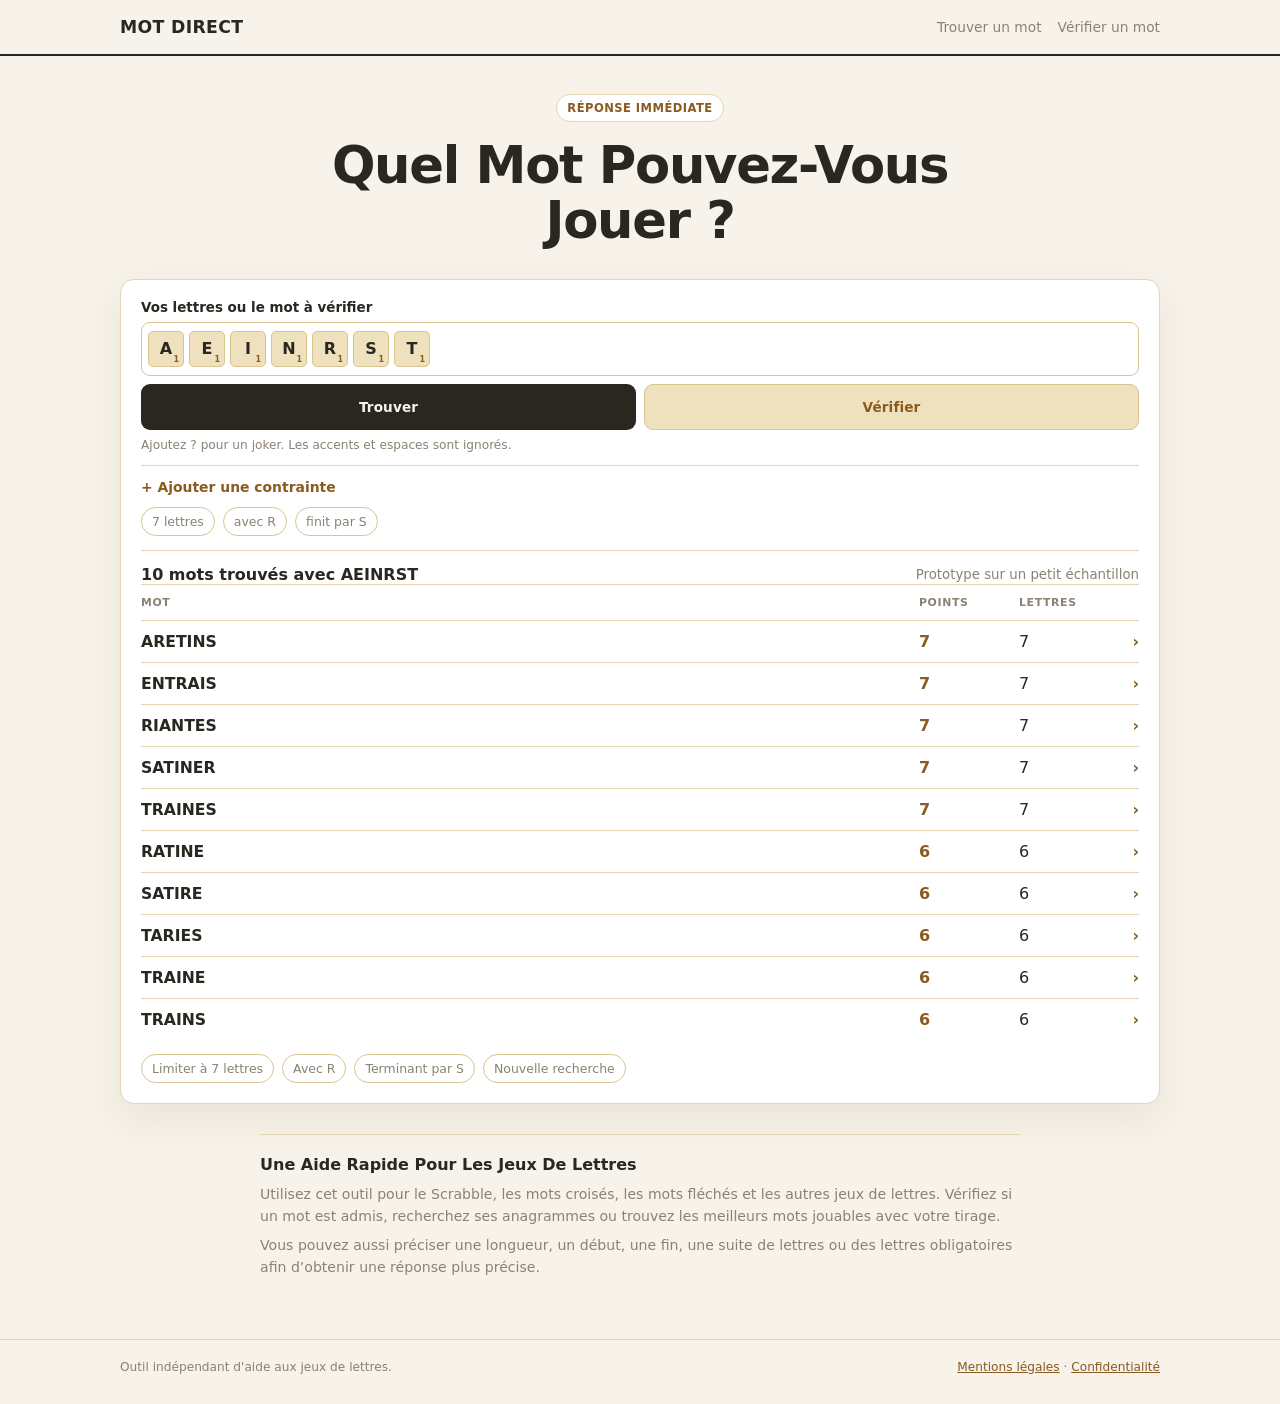
<file: prototype/index.html>
<!doctype html>
<html lang="fr">
<head>
<meta charset="utf-8">
<meta name="viewport" content="width=device-width,initial-scale=1">
<title>Quel Mot Jouer ? Solveur Et Vérificateur Scrabble</title>
<meta name="description" content="Entrez vos lettres ou vos contraintes et obtenez directement les mots jouables, leur score et leur validité au Scrabble.">
<style>
:root{
  --ink:#2a2620;--muted:#8a8272;--line:#e4d6ae;--paper:#fff;
  --page:#f7f3ea;--tile:#efe1bd;--tile-line:#d9c48f;--accent:#8a5a1f;
  --max:1040px;
}
*{box-sizing:border-box}
html{font-family:system-ui,-apple-system,BlinkMacSystemFont,"Segoe UI",sans-serif;background:var(--page);color:var(--ink)}
body{margin:0}
a{color:var(--accent)}
a:hover{color:var(--ink)}
button,input,select{font:inherit}
button{cursor:pointer}
.site{width:min(var(--max),calc(100% - 28px));margin:auto}
.header{padding:17px 0;border-bottom:2px solid var(--ink)}
.header-row{display:flex;align-items:center;justify-content:space-between;gap:18px}
.logo{font-weight:800;letter-spacing:.02em;text-decoration:none;font-size:1.08rem;color:var(--ink)}
.nav{display:flex;align-items:center;gap:16px;font-size:.86rem;color:var(--muted)}
.nav a{text-decoration:none;color:var(--muted)}
.main{padding:38px 0 58px}
.hero{text-align:center}
.eyebrow{display:inline-flex;align-items:center;gap:8px;border:1px solid var(--line);background:#fff;border-radius:999px;padding:6px 10px;font-size:.72rem;font-weight:700;color:var(--accent);letter-spacing:.04em;text-transform:uppercase}
h1{font-size:clamp(1.95rem,6vw,3.2rem);line-height:1.08;letter-spacing:-.025em;margin:16px auto 0;max-width:720px;font-weight:600}
.lead{max-width:610px;margin:15px auto 0;color:var(--muted);font-size:1rem;line-height:1.55}
.context-copy{max-width:760px;margin:30px auto 0;padding:20px 0 2px;border-top:1px solid var(--line);text-align:left}
.context-copy h2{margin:0 0 9px;font-size:1rem;font-weight:700;color:var(--ink)}
.context-copy p{margin:0;color:var(--muted);font-size:.88rem;line-height:1.58}
.context-copy p+p{margin-top:7px}
.search-card{margin:30px auto 0;text-align:left;background:var(--paper);border:1px solid var(--line);border-radius:14px;padding:20px;box-shadow:0 16px 45px rgba(60,45,10,.08)}
.label{display:block;font-weight:700;font-size:.84rem;margin-bottom:7px}
.rack-wrap{position:relative;min-height:54px;border:1px solid var(--tile-line);border-radius:9px;background:#fff;padding:6px;cursor:text}
.rack-wrap:focus-within{border-color:var(--accent);box-shadow:0 0 0 3px rgba(138,90,31,.15)}
.tiles{display:flex;gap:5px;flex-wrap:wrap;min-height:40px;align-items:center}
.tile{width:36px;height:36px;background:var(--tile);border:1px solid var(--tile-line);border-radius:5px;display:flex;align-items:center;justify-content:center;font-weight:700;font-size:1rem;color:var(--ink);position:relative;flex:none}
.tile small{position:absolute;bottom:2px;right:4px;font-size:.5rem;color:var(--accent);font-weight:700}
.tiles-empty{color:#a68f57;font-size:.92rem;padding:0 6px}
.rack{position:absolute;inset:0;width:100%;height:100%;opacity:0;border:0;padding:0;margin:0;cursor:text}
.btn-row{display:grid;grid-template-columns:1fr 1fr;gap:8px;margin-top:8px}
.btn{min-height:46px;border:0;border-radius:9px;padding:0 19px;font-weight:700;font-size:.85rem;letter-spacing:.01em}
.btn-primary{background:var(--ink);color:var(--page)}
.btn-primary:hover{background:#443d31}
.btn-soft{background:var(--tile);color:var(--accent);border:1px solid var(--tile-line)}
.btn-soft:hover{background:#e6d5a4}
.help{font-size:.76rem;color:var(--muted);margin:8px 0 0}
.advanced{margin-top:13px;border-top:1px solid var(--line);padding-top:13px}
.advanced summary{list-style:none;cursor:pointer;font-weight:700;color:var(--accent);font-size:.87rem}
.advanced summary::-webkit-details-marker{display:none}
.filters{display:grid;grid-template-columns:repeat(4,1fr);gap:12px;margin-top:15px}
.filter-wide{grid-column:span 2}
.field,.select{width:100%;min-height:42px;border:1px solid var(--line);border-radius:8px;padding:0 12px;background:#fff;color:var(--ink);outline:none}
.field:focus,.select:focus{border-color:var(--accent);box-shadow:0 0 0 3px rgba(138,90,31,.12)}
.examples{margin-top:12px;display:flex;flex-wrap:wrap;gap:8px}
.chip{border:1px solid var(--tile-line);background:#fff;border-radius:999px;padding:6px 10px;text-decoration:none;color:var(--muted);font-size:.78rem}
.answerbar strong{font-weight:600}
.answerbar{margin-top:14px;border-top:1px solid var(--line);padding-top:14px;display:flex;align-items:center;justify-content:space-between;gap:16px}
.answerbar small{color:var(--muted)}
.results{margin-top:0;border-top:1px solid var(--line)}
.result-head,.result-row{display:grid;grid-template-columns:minmax(0,1fr) 90px 80px 30px;gap:10px;align-items:center;padding:11px 0}
.result-head{color:var(--muted);text-transform:uppercase;letter-spacing:.06em;font-size:.68rem;font-weight:700}
.result-row{border-top:1px solid var(--line)}
.result-word{font-weight:700;text-decoration:none;font-size:.98rem;color:var(--ink)}
.points{font-weight:700;color:var(--accent)}
.arrow{text-decoration:none;color:var(--accent);font-weight:700;text-align:right}
.context{display:flex;gap:8px;flex-wrap:wrap;margin-top:14px}
.context a{font-size:.78rem;text-decoration:none;border:1px solid var(--tile-line);background:#fff;padding:6px 10px;border-radius:999px;color:var(--muted)}
.footer{border-top:1px solid var(--line);padding:20px 0 30px;color:var(--muted);font-size:.76rem}
.footer-row{display:flex;align-items:center;justify-content:space-between;gap:16px;flex-wrap:wrap}

.suggest-box{position:absolute;left:0;right:0;top:calc(100% + 7px);z-index:30;background:#fff;border:1px solid var(--tile-line);border-radius:10px;box-shadow:0 14px 34px rgba(60,45,10,.13);overflow:hidden;display:none}
.suggest-box.open{display:block}
.suggest-list{list-style:none;margin:0;padding:5px}
.suggest-item{display:flex;align-items:center;justify-content:space-between;gap:12px;width:100%;border:0;background:#fff;padding:9px 10px;border-radius:7px;text-align:left;color:var(--ink)}
.suggest-item:hover,.suggest-item.active{background:var(--page)}
.suggest-word{font-size:.9rem;font-weight:700}
.suggest-status{font-size:.65rem;font-weight:700;border-radius:999px;padding:4px 7px;white-space:nowrap}
.suggest-status.valid{background:#2a2620;color:#f7f3ea}
.suggest-status.invalid{background:var(--tile);color:var(--accent);border:1px solid var(--tile-line)}
.suggest-empty{padding:11px 12px;color:var(--muted);font-size:.8rem}
.suggest-hint{padding:7px 11px;border-top:1px solid var(--line);color:var(--muted);font-size:.68rem;background:#fcfbf8}

@media(max-width:760px){
  .main{padding-top:25px}.filters{grid-template-columns:1fr 1fr}.filter-wide{grid-column:span 2}
}
@media(max-width:520px){
  .nav{display:none}.filters{grid-template-columns:1fr}.filter-wide{grid-column:auto}
  .result-head,.result-row{grid-template-columns:minmax(0,1fr) 62px 58px 22px}
}
</style>
</head>
<body>
<header class="header">
  <div class="site header-row">
    <a class="logo" href="index.html">MOT DIRECT</a>
    <nav class="nav"><a href="#solver">Trouver un mot</a><a href="#solver">Vérifier un mot</a></nav>
  </div>
</header>

<main class="site main">
  <section class="hero">
    <span class="eyebrow">Réponse immédiate</span>
    <h1>Quel Mot Pouvez-Vous Jouer&nbsp;?</h1>

    <form class="search-card" id="solver">
      <label class="label" for="rack">Vos lettres ou le mot à vérifier</label>
      <div class="rack-wrap" id="rack-wrap" role="combobox" aria-haspopup="listbox" aria-expanded="false" aria-owns="suggestions">
        <div class="tiles" id="tiles"></div>
        <input class="rack" id="rack" value="AEINRST" maxlength="15" autocomplete="off" spellcheck="false" aria-autocomplete="list" aria-controls="suggestions" placeholder="Exemple AEINRST ou QI">
        <div class="suggest-box" id="suggest-box">
          <ul class="suggest-list" id="suggestions" role="listbox"></ul>
          <div class="suggest-hint">Flèches pour naviguer · Entrée pour ouvrir la fiche</div>
        </div>
      </div>
      <div class="btn-row">
        <button class="btn btn-primary" type="submit">Trouver</button>
        <button class="btn btn-soft" id="verify" type="button">Vérifier</button>
      </div>
      <p class="help">Ajoutez ? pour un joker. Les accents et espaces sont ignorés.</p>

      <details class="advanced">
        <summary>+ Ajouter une contrainte</summary>
        <div class="filters">
          <div><label class="label" for="length">Longueur</label><select class="select" id="length"><option value="">Toutes</option><option>2</option><option>3</option><option>4</option><option>5</option><option>6</option><option>7</option><option>8</option><option>9</option><option>10</option><option>11</option><option>12</option><option>13</option><option>14</option><option>15</option></select></div>
          <div><label class="label" for="starts">Commence par</label><input class="field" id="starts" maxlength="5" placeholder="CH"></div>
          <div><label class="label" for="ends">Termine par</label><input class="field" id="ends" maxlength="5" placeholder="TION"></div>
          <div><label class="label" for="sequence">Contient la suite</label><input class="field" id="sequence" maxlength="5" placeholder="CHE"></div>
          <div><label class="label" for="required">Lettres obligatoires</label><input class="field" id="required" maxlength="8" placeholder="AAR"></div>
          <div><label class="label" for="excluded">Sans les lettres</label><input class="field" id="excluded" maxlength="8" placeholder="XZ"></div>
          <div class="filter-wide"><label class="label" for="pattern">Cases connues</label><input class="field" id="pattern" maxlength="15" placeholder="C..E."><p class="help">Un point représente une case inconnue.</p></div>
        </div>
      </details>

      <div class="examples">
        <span class="chip">7 lettres</span>
        <span class="chip">avec R</span>
        <span class="chip">finit par S</span>
      </div>

      <div class="answerbar" aria-live="polite">
        <strong><span id="result-count">0</span> mots trouvés <span id="result-label"></span></strong>
        <small>Prototype sur un petit échantillon</small>
      </div>
      <div class="results">
        <div class="result-head"><span>Mot</span><span>Points</span><span>Lettres</span><span></span></div>
        <div id="results-list"></div>
      </div>
      <div class="context">
        <a href="#">Limiter à 7 lettres</a>
        <a href="#">Avec R</a>
        <a href="#">Terminant par S</a>
        <a href="#solver">Nouvelle recherche</a>
      </div>
    </form>
  </section>

  <section class="context-copy" aria-labelledby="context-title">
    <h2 id="context-title">Une Aide Rapide Pour Les Jeux De Lettres</h2>
    <p>Utilisez cet outil pour le Scrabble, les mots croisés, les mots fléchés et les autres jeux de lettres. Vérifiez si un mot est admis, recherchez ses anagrammes ou trouvez les meilleurs mots jouables avec votre tirage.</p>
    <p>Vous pouvez aussi préciser une longueur, un début, une fin, une suite de lettres ou des lettres obligatoires afin d’obtenir une réponse plus précise.</p>
  </section>

</main>

<footer class="footer">
  <div class="site footer-row">
    <span>Outil indépendant d'aide aux jeux de lettres.</span>
    <span><a href="#">Mentions légales</a> · <a href="#">Confidentialité</a></span>
  </div>
</footer>
<script>
const WORDS=["QI","KA","WU","EX","AXE","TAXE","TAXER","TAXES","TAXIE","TAXIS","TAXON","SATIRE","TRAINS","RATINE","TARIES","ENTRAIS","ARETINS","RIANTES","SATINER","TRAINE","TRAINES","CHEMIN","ECHELLE","MOUSTACHE","CHIEN","NICHE","RICHE","TACHE","CACHE","CARTE","CRIE","CIRE","CURE","CASE","CAPE","CODE","COTE","ROSE","RUSE","SURE","QUIZ","WAGON","ZINC"];
const POINTS={A:1,B:3,C:3,D:2,E:1,F:4,G:2,H:4,I:1,J:8,K:10,L:1,M:2,N:1,O:1,P:3,Q:8,R:1,S:1,T:1,U:1,V:4,W:10,X:10,Y:10,Z:10};
const $=id=>document.getElementById(id);
function renderTiles(){
  const v=$("rack").value.toUpperCase();
  const box=$("tiles");
  if(!v){box.innerHTML='<span class="tiles-empty">'+($("rack").placeholder)+'</span>';return}
  box.innerHTML=[...v].map(l=>{
    const isJoker=(l==="?"||l==="*");
    const pts=isJoker?0:(POINTS[l]||0);
    return `<span class="tile">${isJoker?"?":l}${isJoker?"":`<small>${pts}</small>`}</span>`;
  }).join("");
}
$("rack-wrap").addEventListener("click",()=>$("rack").focus());
document.getElementById("rack").addEventListener("input",renderTiles);
const norm=v=>(v||"").normalize("NFD").replace(/[\u0300-\u036f]/g,"").toUpperCase().replace(/[^A-Z?*.]/g,"");
const score=w=>[...w].reduce((s,l)=>s+(POINTS[l]||0),0);
function canBuild(word,rack){
  if(!rack)return true; const pool={}; let jokers=0;
  for(const l of rack){if(l==="?"||l==="*")jokers++;else pool[l]=(pool[l]||0)+1}
  for(const l of word){if(pool[l])pool[l]--;else if(jokers)jokers--;else return false}
  return true;
}
function hasRequired(word,letters){
  const need={}; for(const l of letters)need[l]=(need[l]||0)+1;
  return Object.entries(need).every(([l,n])=>[...word].filter(x=>x===l).length>=n);
}
function render(words,label){
  $("result-count").textContent=words.length;
  $("result-label").textContent=label;
  $("results-list").innerHTML=words.length?words.slice(0,30).map(w=>`
    <div class="result-row">
      <a class="result-word" href="${w==="QI"?"mot-qi.html":"/mot/"+w.toLowerCase()}">${w}</a>
      <span class="points">${score(w)}</span><span>${w.length}</span>
      <a class="arrow" href="${w==="QI"?"mot-qi.html":"/mot/"+w.toLowerCase()}">›</a>
    </div>`).join(""):'<div class="result-row"><span>Aucun mot dans l\u2019échantillon.</span></div>';
}
function search(){
  const rack=norm($("rack").value).replace(/\./g,"");
  const length=Number($("length").value)||0;
  const starts=norm($("starts").value).replace(/[?*.]/g,"");
  const ends=norm($("ends").value).replace(/[?*.]/g,"");
  const sequence=norm($("sequence").value).replace(/[?*.]/g,"");
  const required=norm($("required").value).replace(/[?*.]/g,"");
  const excluded=norm($("excluded").value).replace(/[?*.]/g,"");
  const raw=norm($("pattern").value).replace(/[?*]/g,".");
  const pattern=raw?new RegExp("^"+raw.replace(/\./g,"[A-Z]")+"$"):null;
  const words=WORDS.filter(w=>
    (!rack||canBuild(w,rack))&&(!length||w.length===length)&&(!starts||w.startsWith(starts))&&
    (!ends||w.endsWith(ends))&&(!sequence||w.includes(sequence))&&
    (!required||hasRequired(w,required))&&(!excluded||![...excluded].some(l=>w.includes(l)))&&
    (!pattern||pattern.test(w))
  ).sort((a,b)=>score(b)-score(a)||b.length-a.length||a.localeCompare(b));
  render(words,rack?`avec ${rack}`:"selon vos contraintes");
}
$("solver").addEventListener("submit",e=>{e.preventDefault();search()});
$("verify").addEventListener("click",()=>{
  const w=norm($("rack").value).replace(/[?*.]/g,"");
  if(w==="QI")location.href="mot-qi.html";
  else alert(w?`${w} n\u2019est pas présent dans le petit échantillon de démonstration.`:"Saisissez un mot.");
});

const DEMO_TERMS=[
  {word:"QI",status:"valid",label:"Admis ODS8 · ODS9",href:"mot-qi.html",popularity:100},
  {word:"QIN",status:"valid",label:"Admis ODS8 · ODS9",href:"/mot/qin",popularity:55},
  {word:"QIS",status:"valid",label:"Admis ODS8 · ODS9",href:"/mot/qis",popularity:50},
  {word:"QUEUE",status:"valid",label:"Admis ODS8 · ODS9",href:"/mot/queue",popularity:95},
  {word:"QUEULEULEU",status:"invalid",label:"Français · Non admis",href:"/mot/queuleuleu",popularity:90},
  {word:"POSER",status:"valid",label:"Admis ODS8 · ODS9",href:"mot-poser.html",popularity:100},
  {word:"POSE",status:"valid",label:"Admis ODS8 · ODS9",href:"/mot/pose",popularity:92},
  {word:"POSES",status:"valid",label:"Admis ODS8 · ODS9",href:"/mot/poses",popularity:89},
  {word:"POSEUR",status:"valid",label:"Admis ODS8 · ODS9",href:"/mot/poseur",popularity:70},
  {word:"POSTER",status:"valid",label:"Admis ODS8 · ODS9",href:"/mot/poster",popularity:75},
  {word:"PARMIS",status:"invalid",label:"Français · Non admis",href:"/mot/parmis",popularity:60}
];
const suggestBox=$("suggest-box");
const suggestList=$("suggestions");
const combobox=$("rack-wrap");
let activeSuggestion=-1;
let currentSuggestions=[];
let suggestTimer=null;

function closeSuggestions(){
  suggestBox.classList.remove("open");
  combobox.setAttribute("aria-expanded","false");
  activeSuggestion=-1;
  currentSuggestions=[];
  $("rack").removeAttribute("aria-activedescendant");
}
function openSuggestion(item){
  if(item)location.href=item.href;
}
function renderSuggestions(items,query){
  currentSuggestions=items;
  activeSuggestion=-1;
  if(!query || query.length<2){closeSuggestions();return}
  suggestList.innerHTML=items.length?items.map((item,index)=>`
    <li role="option" id="suggestion-${index}" aria-selected="false">
      <button class="suggest-item" type="button" data-index="${index}">
        <span class="suggest-word">${item.word}</span>
        <span class="suggest-status ${item.status}">${item.label}</span>
      </button>
    </li>`).join(""):`<li class="suggest-empty">Aucun mot proposé. Appuyez sur Vérifier pour rechercher ce terme.</li>`;
  suggestBox.classList.add("open");
  combobox.setAttribute("aria-expanded","true");
  suggestList.querySelectorAll(".suggest-item").forEach(button=>{
    button.addEventListener("mousedown",event=>{
      event.preventDefault();
      openSuggestion(currentSuggestions[Number(button.dataset.index)]);
    });
  });
}
function updateSuggestionActive(){
  suggestList.querySelectorAll(".suggest-item").forEach((button,index)=>{
    const active=index===activeSuggestion;
    button.classList.toggle("active",active);
    button.parentElement.setAttribute("aria-selected",String(active));
  });
  if(activeSuggestion>=0){
    $("rack").setAttribute("aria-activedescendant",`suggestion-${activeSuggestion}`);
  }else{
    $("rack").removeAttribute("aria-activedescendant");
  }
}
function requestSuggestions(){
  clearTimeout(suggestTimer);
  const query=norm($("rack").value).replace(/[?*.]/g,"");
  suggestTimer=setTimeout(()=>{
    if(query.length<2){closeSuggestions();return}
    // Production: remplacer ce filtre local par fetch(`/api/suggest?q=${encodeURIComponent(query)}`)
    const items=DEMO_TERMS
      .filter(item=>item.word.startsWith(query))
      .sort((a,b)=>(b.word===query)-(a.word===query)||b.popularity-a.popularity||a.word.localeCompare(b.word))
      .slice(0,8);
    renderSuggestions(items,query);
  },140);
}
$("rack").addEventListener("input",requestSuggestions);
$("rack").addEventListener("keydown",event=>{
  if(!suggestBox.classList.contains("open"))return;
  if(event.key==="ArrowDown"){
    event.preventDefault();
    activeSuggestion=Math.min(activeSuggestion+1,currentSuggestions.length-1);
    updateSuggestionActive();
  }else if(event.key==="ArrowUp"){
    event.preventDefault();
    activeSuggestion=Math.max(activeSuggestion-1,0);
    updateSuggestionActive();
  }else if(event.key==="Enter" && activeSuggestion>=0){
    event.preventDefault();
    openSuggestion(currentSuggestions[activeSuggestion]);
  }else if(event.key==="Escape"){
    closeSuggestions();
  }
});
document.addEventListener("click",event=>{
  if(!combobox.contains(event.target))closeSuggestions();
});

renderTiles();
search();
</script>
</body>
</html>
</file>
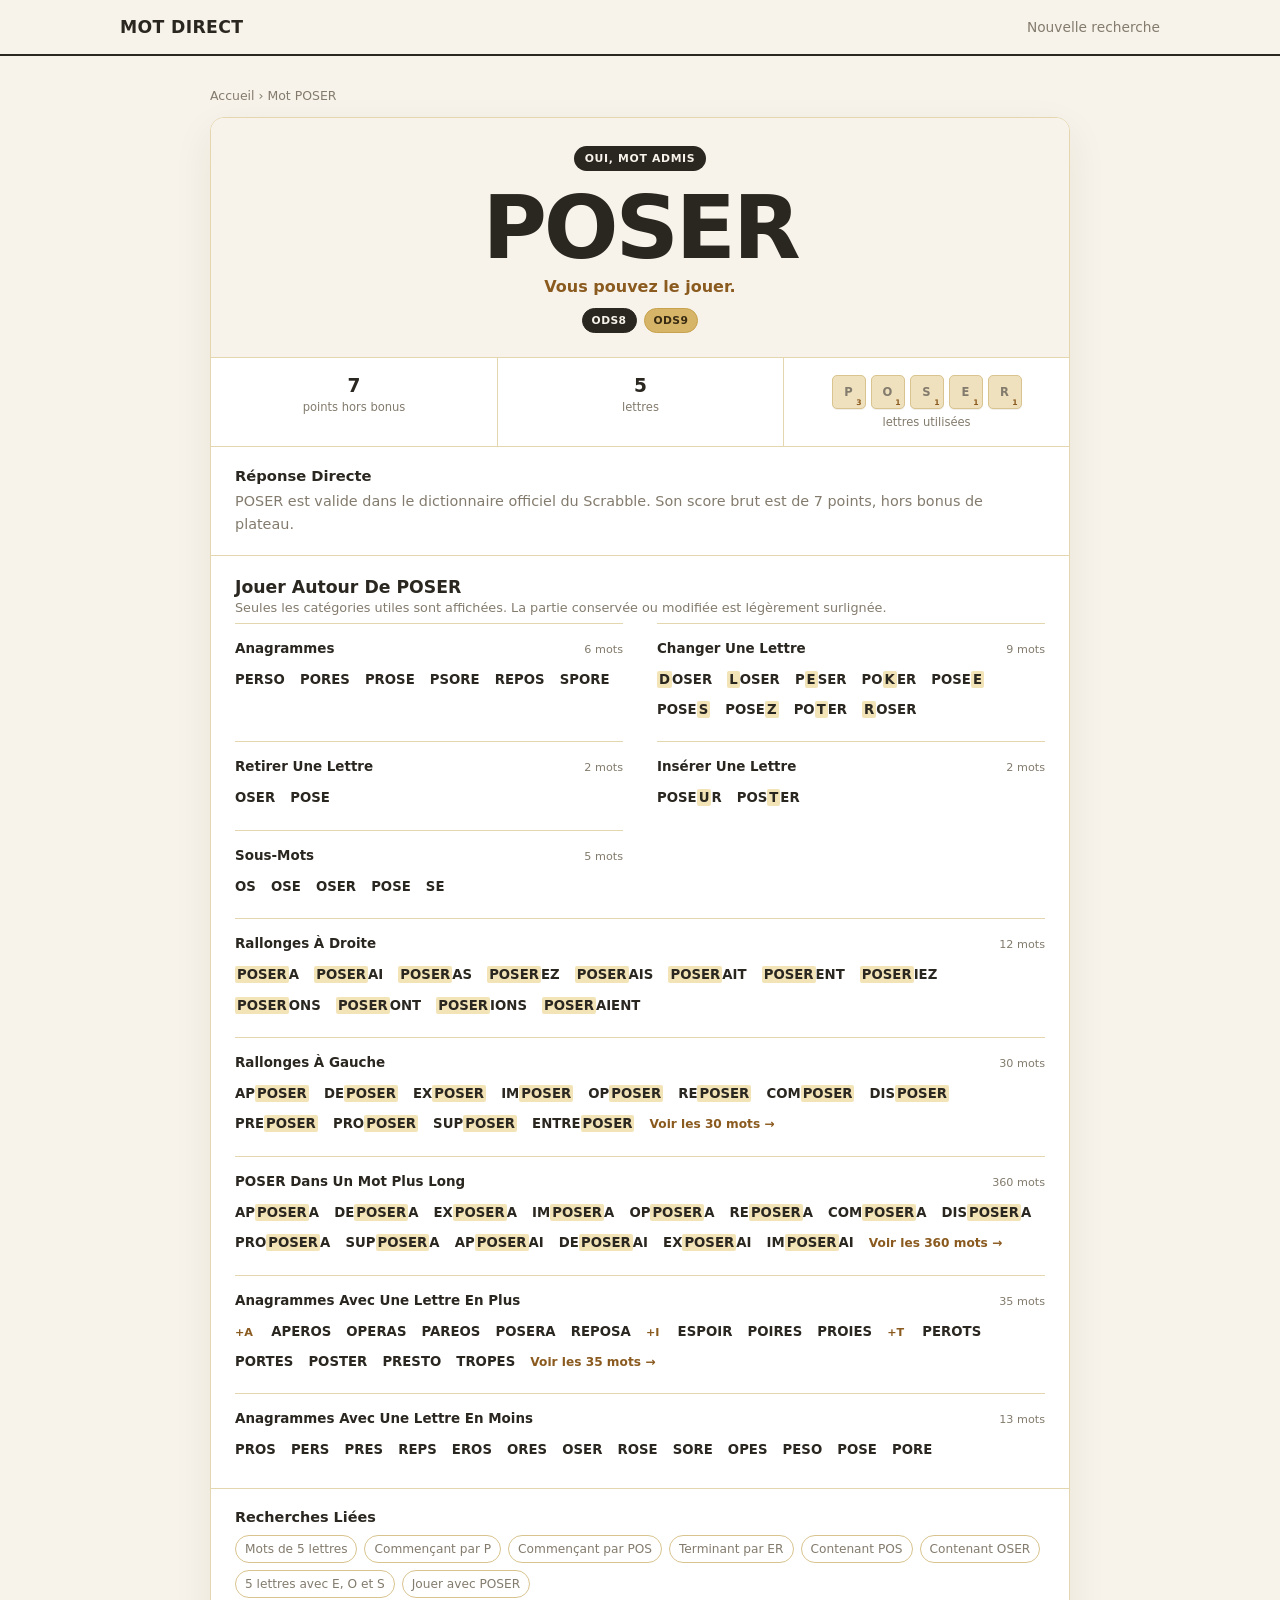
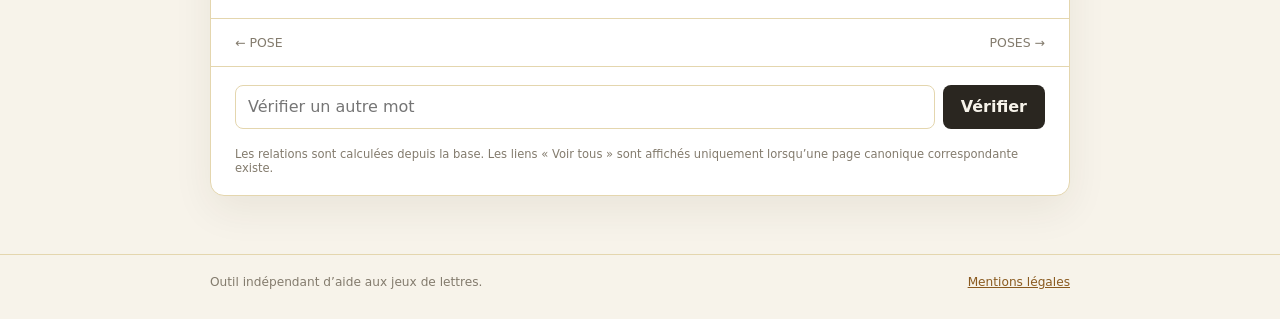
<file: prototype/mot-poser.html>
<!doctype html><html lang="fr"><head><meta charset="utf-8"><meta name="viewport" content="width=device-width,initial-scale=1"><title>POSER Est-Il Admis Au Scrabble ? Oui, 7 Points</title><meta name="description" content="POSER est admis dans la base du site. Découvrez son score et les mots que vous pouvez former autour de POSER."><meta name="robots" content="index,follow"><link rel="canonical" href="https://exemple.fr/mot/poser"><style>
:root{--ink:#2a2620;--muted:#837b6d;--line:#e4d6ae;--paper:#fff;--page:#f7f3ea;--tile:#efe1bd;--tile-line:#d9c48f;--accent:#8a5a1f;--highlight:#f3e4b7;--max:860px}
*{box-sizing:border-box}html{font-family:system-ui,-apple-system,BlinkMacSystemFont,"Segoe UI",sans-serif;background:var(--page);color:var(--ink)}body{margin:0}a{color:var(--accent)}a:hover{color:var(--ink)}button,input{font:inherit}button{cursor:pointer}.site{width:min(1040px,calc(100% - 28px));margin:auto}.word-shell{width:min(var(--max),calc(100% - 28px));margin:auto}.header{padding:17px 0;border-bottom:2px solid var(--ink)}.header-row{display:flex;align-items:center;justify-content:space-between;gap:18px}.logo{font-weight:800;letter-spacing:.02em;text-decoration:none;font-size:1.08rem;color:var(--ink)}.nav{font-size:.86rem}.nav a{text-decoration:none;color:var(--muted)}.main{padding:32px 0 58px}.breadcrumb{font-size:.78rem;color:var(--muted);margin-bottom:14px}.breadcrumb a{color:var(--muted);text-decoration:none}.word-card{background:var(--paper);border:1px solid var(--line);border-radius:14px;overflow:hidden;box-shadow:0 14px 40px rgba(60,45,10,.07)}.word-answer{text-align:center;padding:28px 20px 24px;background:var(--page)}.valid{display:inline-block;background:var(--ink);color:var(--page);border-radius:999px;padding:6px 11px;font-size:.68rem;font-weight:700;letter-spacing:.06em}.word-title{font-size:clamp(3.35rem,14vw,5.5rem);letter-spacing:-.035em;line-height:.96;margin:15px 0 7px;font-weight:700}.word-answer>p{margin:0;color:var(--accent);font-weight:600}.edition-badges{display:flex;justify-content:center;gap:7px;flex-wrap:wrap;margin-top:12px}.edition-badge{display:inline-flex;align-items:center;justify-content:center;min-width:54px;border-radius:999px;padding:5px 9px;font-size:.67rem;font-weight:700;letter-spacing:.04em;border:1px solid #d7d2c8;background:#ece9e2;color:#99948b}.edition-badge.active.ods8{background:#2a2620;border-color:#2a2620;color:#f7f3ea}.edition-badge.active.ods9{background:#d6b568;border-color:#c8a24c;color:#392b12}.edition-badge.inactive{background:#ece9e2;border-color:#ddd8cf;color:#a29d94}.facts{display:grid;grid-template-columns:repeat(3,1fr);border-top:1px solid var(--line);border-bottom:1px solid var(--line)}.fact{text-align:center;padding:17px}.fact+.fact{border-left:1px solid var(--line)}.fact strong{display:block;font-size:1.16rem;font-weight:700}.fact span{font-size:.72rem;color:var(--muted)}.letter-tiles{display:flex;justify-content:center;align-items:center;gap:5px;flex-wrap:wrap;margin-bottom:6px}.letter-tile{width:34px;height:34px;display:inline-flex;align-items:center;justify-content:center;position:relative;background:var(--tile);border:1px solid var(--tile-line);border-radius:5px;font-size:.94rem;font-weight:700;color:var(--ink);box-shadow:0 1px 0 rgba(70,50,15,.08)}.letter-tile small{position:absolute;right:3px;bottom:1px;font-size:.48rem;font-weight:700;color:var(--accent)}.fact-letters>span{display:block}.direct{padding:20px 24px}.direct h2{font-size:.92rem;margin:0 0 6px;font-weight:700}.direct p{margin:0;color:var(--muted);line-height:1.55;font-size:.9rem}.relations{border-top:1px solid var(--line);padding:0 24px 6px}.relations-title{font-size:1.08rem;margin:21px 0 2px;font-weight:700}.relations-intro{margin:0 0 5px;color:var(--muted);font-size:.8rem;line-height:1.45}.relation-grid{display:grid;grid-template-columns:repeat(2,minmax(0,1fr));column-gap:34px}.relation{padding:17px 0;border-top:1px solid var(--line);min-width:0}.relation.full{grid-column:1/-1}.relation h2{display:flex;align-items:baseline;justify-content:space-between;gap:10px;font-size:.84rem;margin:0;font-weight:700}.relation-count{color:var(--muted);font-size:.7rem;font-weight:500;white-space:nowrap}.word-stream{margin:8px 0 0;line-height:1.9}.word-stream a,.word-stream span.word-text{display:inline-block;margin-right:10px;color:var(--ink);text-decoration:none;font-size:.83rem;font-weight:600;white-space:nowrap}.word-stream a:hover{text-decoration:underline;text-decoration-color:var(--accent);text-underline-offset:3px}.word-stream mark{background:var(--highlight);color:inherit;border-radius:2px;padding:1px 2px}.word-stream .plus{color:var(--accent);font-size:.7rem;font-weight:700;margin-right:3px}.more-link{font-size:.76rem!important;color:var(--accent)!important;font-weight:700!important}.related{border-top:1px solid var(--line);padding:20px 24px}.related h2{font-size:.9rem;margin:0;font-weight:700}.related-links{display:flex;gap:7px;flex-wrap:wrap;margin-top:10px}.related-links a{font-size:.76rem;text-decoration:none;border:1px solid var(--tile-line);background:#fff;padding:6px 9px;border-radius:999px;color:var(--muted)}.related-links a:hover{background:var(--tile);color:var(--ink)}.word-nav{display:flex;align-items:center;justify-content:space-between;gap:14px;border-top:1px solid var(--line);padding:16px 24px;font-size:.78rem}.word-nav a{text-decoration:none;color:var(--muted)}.inline-check{display:grid;grid-template-columns:1fr auto;gap:8px;border-top:1px solid var(--line);padding:18px 24px}.field{width:100%;min-height:44px;border:1px solid var(--line);border-radius:8px;padding:0 12px;background:#fff;color:var(--ink);outline:none}.field:focus{border-color:var(--accent);box-shadow:0 0 0 3px rgba(138,90,31,.12)}.btn{min-height:44px;border:0;border-radius:8px;padding:0 18px;font-weight:700;background:var(--ink);color:var(--page)}.btn:hover{background:#443d31}.data-note{padding:0 24px 20px;font-size:.72rem;color:var(--muted)}.footer{border-top:1px solid var(--line);padding:20px 0 30px;color:var(--muted);font-size:.76rem}.footer-row{display:flex;align-items:center;justify-content:space-between;gap:16px;flex-wrap:wrap}@media(max-width:700px){.relation-grid{grid-template-columns:1fr}.relation.full{grid-column:auto}}@media(max-width:520px){.nav{display:none}.facts{grid-template-columns:1fr}.fact+.fact{border-left:0;border-top:1px solid var(--line)}.relations,.direct,.related,.word-nav,.inline-check{padding-left:17px;padding-right:17px}.inline-check{grid-template-columns:1fr}}
</style></head><body><header class="header"><div class="site header-row"><a class="logo" href="index.html">MOT DIRECT</a><nav class="nav"><a href="index.html">Nouvelle recherche</a></nav></div></header><main class="word-shell main"><nav class="breadcrumb"><a href="index.html">Accueil</a> › Mot POSER</nav><article class="word-card"><section class="word-answer"><span class="valid">OUI, MOT ADMIS</span><h1 class="word-title">POSER</h1><p>Vous pouvez le jouer.</p><div class="edition-badges"><span class="edition-badge active ods8">ODS8</span><span class="edition-badge active ods9">ODS9</span></div></section><section class="facts"><div class="fact"><strong>7</strong><span>points hors bonus</span></div><div class="fact"><strong>5</strong><span>lettres</span></div><div class="fact fact-letters"><div class="letter-tiles" aria-label="P + O + S + E + R, total 7 points"><span class="letter-tile">P<small>3</small></span><span class="letter-tile">O<small>1</small></span><span class="letter-tile">S<small>1</small></span><span class="letter-tile">E<small>1</small></span><span class="letter-tile">R<small>1</small></span></div><span>lettres utilisées</span></div></section><section class="direct"><h2>Réponse Directe</h2><p>POSER est valide dans le dictionnaire officiel du Scrabble. Son score brut est de 7 points, hors bonus de plateau.</p></section><section class="relations"><h2 class="relations-title">Jouer Autour De POSER</h2><p class="relations-intro">Seules les catégories utiles sont affichées. La partie conservée ou modifiée est légèrement surlignée.</p><div class="relation-grid"><section class="relation"><h2><span>Anagrammes</span><span class="relation-count">6 mots</span></h2><p class="word-stream"><a href="/mot/perso">PERSO</a> <a href="/mot/pores">PORES</a> <a href="/mot/prose">PROSE</a> <a href="/mot/psore">PSORE</a> <a href="/mot/repos">REPOS</a> <a href="/mot/spore">SPORE</a></p></section><section class="relation"><h2><span>Changer Une Lettre</span><span class="relation-count">9 mots</span></h2><p class="word-stream"><a href="/mot/doser"><mark>D</mark>OSER</a> <a href="/mot/loser"><mark>L</mark>OSER</a> <a href="/mot/peser">P<mark>E</mark>SER</a> <a href="/mot/poker">PO<mark>K</mark>ER</a> <a href="/mot/posee">POSE<mark>E</mark></a> <a href="/mot/poses">POSE<mark>S</mark></a> <a href="/mot/posez">POSE<mark>Z</mark></a> <a href="/mot/poter">PO<mark>T</mark>ER</a> <a href="/mot/roser"><mark>R</mark>OSER</a></p></section><section class="relation"><h2><span>Retirer Une Lettre</span><span class="relation-count">2 mots</span></h2><p class="word-stream"><a href="/mot/oser">OSER</a> <a href="/mot/pose">POSE</a></p></section><section class="relation"><h2><span>Insérer Une Lettre</span><span class="relation-count">2 mots</span></h2><p class="word-stream"><a href="/mot/poseur">POSE<mark>U</mark>R</a> <a href="/mot/poster">POS<mark>T</mark>ER</a></p></section><section class="relation"><h2><span>Sous-Mots</span><span class="relation-count">5 mots</span></h2><p class="word-stream"><a href="/mot/os">OS</a> <a href="/mot/ose">OSE</a> <a href="/mot/oser">OSER</a> <a href="/mot/pose">POSE</a> <a href="/mot/se">SE</a></p></section><section class="relation full"><h2><span>Rallonges À Droite</span><span class="relation-count">12 mots</span></h2><p class="word-stream"><a href="/mot/posera"><mark>POSER</mark>A</a> <a href="/mot/poserai"><mark>POSER</mark>AI</a> <a href="/mot/poseras"><mark>POSER</mark>AS</a> <a href="/mot/poserez"><mark>POSER</mark>EZ</a> <a href="/mot/poserais"><mark>POSER</mark>AIS</a> <a href="/mot/poserait"><mark>POSER</mark>AIT</a> <a href="/mot/poserent"><mark>POSER</mark>ENT</a> <a href="/mot/poseriez"><mark>POSER</mark>IEZ</a> <a href="/mot/poserons"><mark>POSER</mark>ONS</a> <a href="/mot/poseront"><mark>POSER</mark>ONT</a> <a href="/mot/poserions"><mark>POSER</mark>IONS</a> <a href="/mot/poseraient"><mark>POSER</mark>AIENT</a></p></section><section class="relation full"><h2><span>Rallonges À Gauche</span><span class="relation-count">30 mots</span></h2><p class="word-stream"><a href="/mot/apposer">AP<mark>POSER</mark></a> <a href="/mot/deposer">DE<mark>POSER</mark></a> <a href="/mot/exposer">EX<mark>POSER</mark></a> <a href="/mot/imposer">IM<mark>POSER</mark></a> <a href="/mot/opposer">OP<mark>POSER</mark></a> <a href="/mot/reposer">RE<mark>POSER</mark></a> <a href="/mot/composer">COM<mark>POSER</mark></a> <a href="/mot/disposer">DIS<mark>POSER</mark></a> <a href="/mot/preposer">PRE<mark>POSER</mark></a> <a href="/mot/proposer">PRO<mark>POSER</mark></a> <a href="/mot/supposer">SUP<mark>POSER</mark></a> <a href="/mot/entreposer">ENTRE<mark>POSER</mark></a> <a class="more-link" href="/mots/terminant/poser">Voir les 30 mots →</a></p></section><section class="relation full"><h2><span>POSER Dans Un Mot Plus Long</span><span class="relation-count">360 mots</span></h2><p class="word-stream"><a href="/mot/apposera">AP<mark>POSER</mark>A</a> <a href="/mot/deposera">DE<mark>POSER</mark>A</a> <a href="/mot/exposera">EX<mark>POSER</mark>A</a> <a href="/mot/imposera">IM<mark>POSER</mark>A</a> <a href="/mot/opposera">OP<mark>POSER</mark>A</a> <a href="/mot/reposera">RE<mark>POSER</mark>A</a> <a href="/mot/composera">COM<mark>POSER</mark>A</a> <a href="/mot/disposera">DIS<mark>POSER</mark>A</a> <a href="/mot/proposera">PRO<mark>POSER</mark>A</a> <a href="/mot/supposera">SUP<mark>POSER</mark>A</a> <a href="/mot/apposerai">AP<mark>POSER</mark>AI</a> <a href="/mot/deposerai">DE<mark>POSER</mark>AI</a> <a href="/mot/exposerai">EX<mark>POSER</mark>AI</a> <a href="/mot/imposerai">IM<mark>POSER</mark>AI</a> <a class="more-link" href="/mots/contenant/poser">Voir les 360 mots →</a></p></section><section class="relation full"><h2><span>Anagrammes Avec Une Lettre En Plus</span><span class="relation-count">35 mots</span></h2><p class="word-stream"><span class="word-text"><span class="plus">+A</span></span> <a href="/mot/aperos">APEROS</a> <a href="/mot/operas">OPERAS</a> <a href="/mot/pareos">PAREOS</a> <a href="/mot/posera">POSERA</a> <a href="/mot/reposa">REPOSA</a> <span class="word-text"><span class="plus">+I</span></span> <a href="/mot/espoir">ESPOIR</a> <a href="/mot/poires">POIRES</a> <a href="/mot/proies">PROIES</a> <span class="word-text"><span class="plus">+T</span></span> <a href="/mot/perots">PEROTS</a> <a href="/mot/portes">PORTES</a> <a href="/mot/poster">POSTER</a> <a href="/mot/presto">PRESTO</a> <a href="/mot/tropes">TROPES</a> <a class="more-link" href="/jouer/poser?ajouter=1">Voir les 35 mots →</a></p></section><section class="relation full"><h2><span>Anagrammes Avec Une Lettre En Moins</span><span class="relation-count">13 mots</span></h2><p class="word-stream"><a href="/mot/pros">PROS</a> <a href="/mot/pers">PERS</a> <a href="/mot/pres">PRES</a> <a href="/mot/reps">REPS</a> <a href="/mot/eros">EROS</a> <a href="/mot/ores">ORES</a> <a href="/mot/oser">OSER</a> <a href="/mot/rose">ROSE</a> <a href="/mot/sore">SORE</a> <a href="/mot/opes">OPES</a> <a href="/mot/peso">PESO</a> <a href="/mot/pose">POSE</a> <a href="/mot/pore">PORE</a></p></section></div></section><section class="related"><h2>Recherches Liées</h2><div class="related-links"><a href="/mots/5-lettres">Mots de 5 lettres</a><a href="/mots/commencant/p">Commençant par P</a><a href="/mots/commencant/pos">Commençant par POS</a><a href="/mots/terminant/er">Terminant par ER</a><a href="/mots/contenant/pos">Contenant POS</a><a href="/mots/contenant/oser">Contenant OSER</a><a href="/mots/5-lettres/avec/e/o/s">5 lettres avec E, O et S</a><a href="/jouer/poser">Jouer avec POSER</a></div></section><nav class="word-nav"><a href="/mot/pose">← POSE</a><a href="/mot/poses">POSES →</a></nav><form class="inline-check" action="/verifier" method="get"><input class="field" name="mot" maxlength="21" autocomplete="off" placeholder="Vérifier un autre mot"><button class="btn" type="submit">Vérifier</button></form><div class="data-note">Les relations sont calculées depuis la base. Les liens « Voir tous » sont affichés uniquement lorsqu’une page canonique correspondante existe.</div></article></main><footer class="footer"><div class="word-shell footer-row"><span>Outil indépendant d’aide aux jeux de lettres.</span><a href="#">Mentions légales</a></div></footer></body></html>
</file>
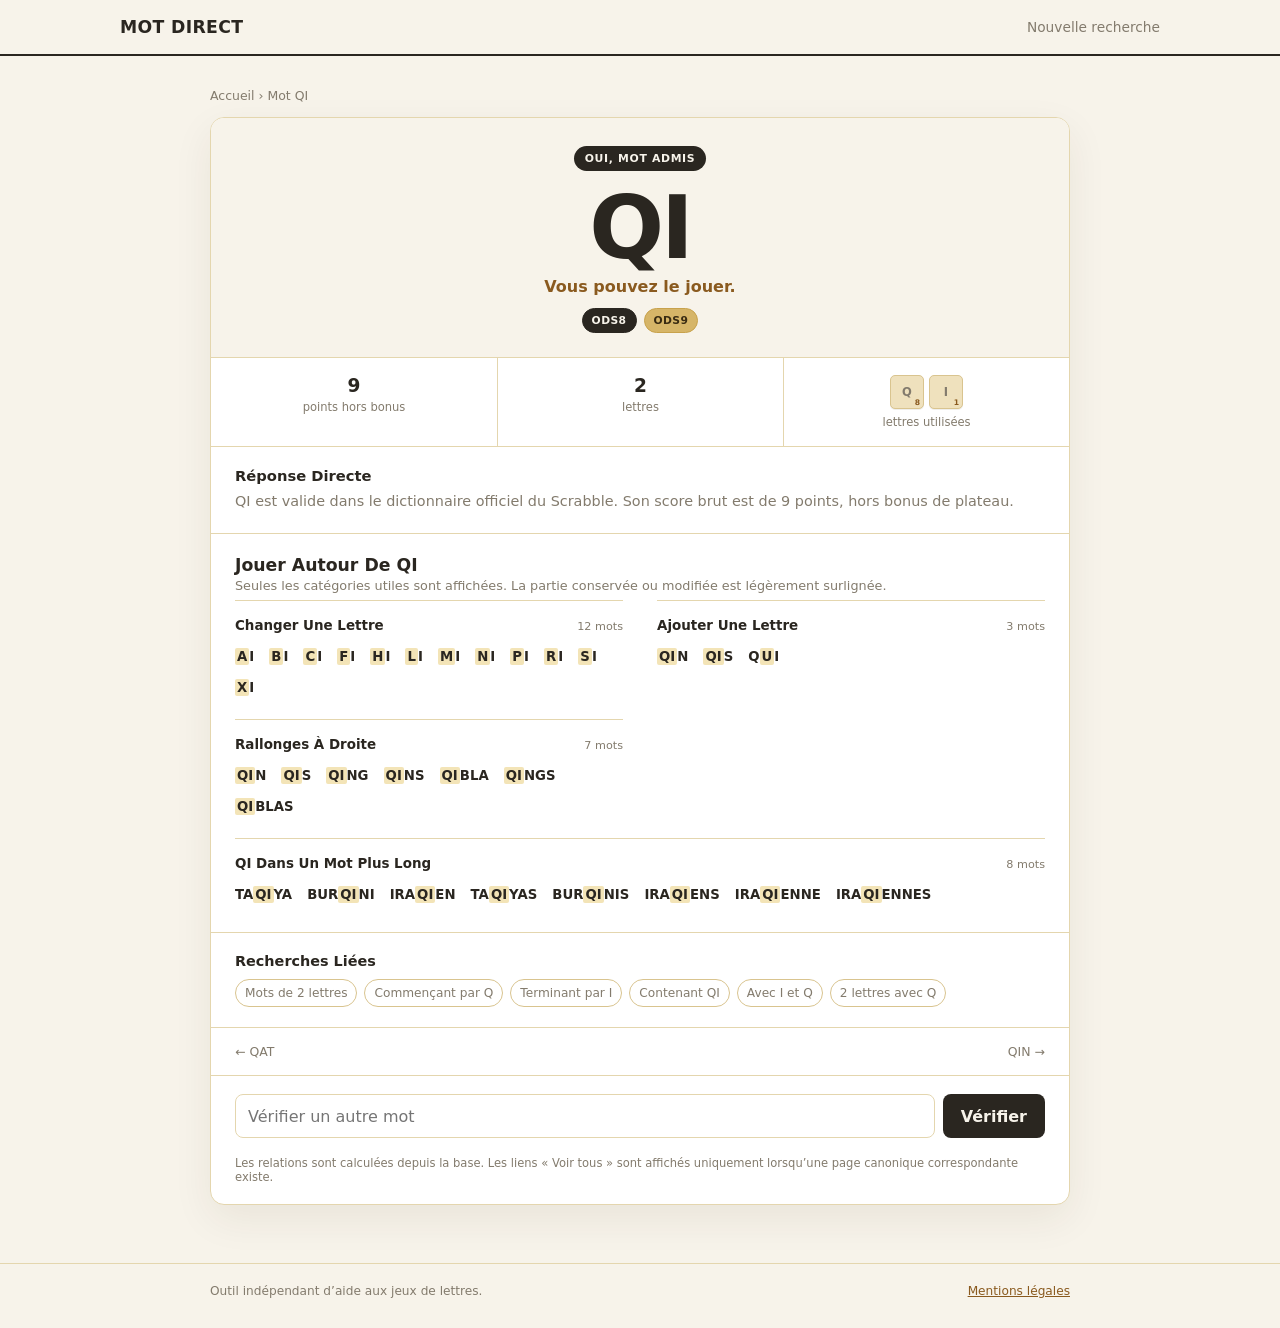
<file: prototype/mot-qi.html>
<!doctype html><html lang="fr"><head><meta charset="utf-8"><meta name="viewport" content="width=device-width,initial-scale=1"><title>QI Est-Il Admis Au Scrabble ? Oui, 9 Points</title><meta name="description" content="QI est admis dans la base du site. Découvrez son score et les mots que vous pouvez former autour de QI."><meta name="robots" content="index,follow"><link rel="canonical" href="https://exemple.fr/mot/qi"><style>
:root{--ink:#2a2620;--muted:#837b6d;--line:#e4d6ae;--paper:#fff;--page:#f7f3ea;--tile:#efe1bd;--tile-line:#d9c48f;--accent:#8a5a1f;--highlight:#f3e4b7;--max:860px}
*{box-sizing:border-box}html{font-family:system-ui,-apple-system,BlinkMacSystemFont,"Segoe UI",sans-serif;background:var(--page);color:var(--ink)}body{margin:0}a{color:var(--accent)}a:hover{color:var(--ink)}button,input{font:inherit}button{cursor:pointer}.site{width:min(1040px,calc(100% - 28px));margin:auto}.word-shell{width:min(var(--max),calc(100% - 28px));margin:auto}.header{padding:17px 0;border-bottom:2px solid var(--ink)}.header-row{display:flex;align-items:center;justify-content:space-between;gap:18px}.logo{font-weight:800;letter-spacing:.02em;text-decoration:none;font-size:1.08rem;color:var(--ink)}.nav{font-size:.86rem}.nav a{text-decoration:none;color:var(--muted)}.main{padding:32px 0 58px}.breadcrumb{font-size:.78rem;color:var(--muted);margin-bottom:14px}.breadcrumb a{color:var(--muted);text-decoration:none}.word-card{background:var(--paper);border:1px solid var(--line);border-radius:14px;overflow:hidden;box-shadow:0 14px 40px rgba(60,45,10,.07)}.word-answer{text-align:center;padding:28px 20px 24px;background:var(--page)}.valid{display:inline-block;background:var(--ink);color:var(--page);border-radius:999px;padding:6px 11px;font-size:.68rem;font-weight:700;letter-spacing:.06em}.word-title{font-size:clamp(3.35rem,14vw,5.5rem);letter-spacing:-.035em;line-height:.96;margin:15px 0 7px;font-weight:700}.word-answer>p{margin:0;color:var(--accent);font-weight:600}.edition-badges{display:flex;justify-content:center;gap:7px;flex-wrap:wrap;margin-top:12px}.edition-badge{display:inline-flex;align-items:center;justify-content:center;min-width:54px;border-radius:999px;padding:5px 9px;font-size:.67rem;font-weight:700;letter-spacing:.04em;border:1px solid #d7d2c8;background:#ece9e2;color:#99948b}.edition-badge.active.ods8{background:#2a2620;border-color:#2a2620;color:#f7f3ea}.edition-badge.active.ods9{background:#d6b568;border-color:#c8a24c;color:#392b12}.edition-badge.inactive{background:#ece9e2;border-color:#ddd8cf;color:#a29d94}.facts{display:grid;grid-template-columns:repeat(3,1fr);border-top:1px solid var(--line);border-bottom:1px solid var(--line)}.fact{text-align:center;padding:17px}.fact+.fact{border-left:1px solid var(--line)}.fact strong{display:block;font-size:1.16rem;font-weight:700}.fact span{font-size:.72rem;color:var(--muted)}.letter-tiles{display:flex;justify-content:center;align-items:center;gap:5px;flex-wrap:wrap;margin-bottom:6px}.letter-tile{width:34px;height:34px;display:inline-flex;align-items:center;justify-content:center;position:relative;background:var(--tile);border:1px solid var(--tile-line);border-radius:5px;font-size:.94rem;font-weight:700;color:var(--ink);box-shadow:0 1px 0 rgba(70,50,15,.08)}.letter-tile small{position:absolute;right:3px;bottom:1px;font-size:.48rem;font-weight:700;color:var(--accent)}.fact-letters>span{display:block}.direct{padding:20px 24px}.direct h2{font-size:.92rem;margin:0 0 6px;font-weight:700}.direct p{margin:0;color:var(--muted);line-height:1.55;font-size:.9rem}.relations{border-top:1px solid var(--line);padding:0 24px 6px}.relations-title{font-size:1.08rem;margin:21px 0 2px;font-weight:700}.relations-intro{margin:0 0 5px;color:var(--muted);font-size:.8rem;line-height:1.45}.relation-grid{display:grid;grid-template-columns:repeat(2,minmax(0,1fr));column-gap:34px}.relation{padding:17px 0;border-top:1px solid var(--line);min-width:0}.relation.full{grid-column:1/-1}.relation h2{display:flex;align-items:baseline;justify-content:space-between;gap:10px;font-size:.84rem;margin:0;font-weight:700}.relation-count{color:var(--muted);font-size:.7rem;font-weight:500;white-space:nowrap}.word-stream{margin:8px 0 0;line-height:1.9}.word-stream a,.word-stream span.word-text{display:inline-block;margin-right:10px;color:var(--ink);text-decoration:none;font-size:.83rem;font-weight:600;white-space:nowrap}.word-stream a:hover{text-decoration:underline;text-decoration-color:var(--accent);text-underline-offset:3px}.word-stream mark{background:var(--highlight);color:inherit;border-radius:2px;padding:1px 2px}.word-stream .plus{color:var(--accent);font-size:.7rem;font-weight:700;margin-right:3px}.more-link{font-size:.76rem!important;color:var(--accent)!important;font-weight:700!important}.related{border-top:1px solid var(--line);padding:20px 24px}.related h2{font-size:.9rem;margin:0;font-weight:700}.related-links{display:flex;gap:7px;flex-wrap:wrap;margin-top:10px}.related-links a{font-size:.76rem;text-decoration:none;border:1px solid var(--tile-line);background:#fff;padding:6px 9px;border-radius:999px;color:var(--muted)}.related-links a:hover{background:var(--tile);color:var(--ink)}.word-nav{display:flex;align-items:center;justify-content:space-between;gap:14px;border-top:1px solid var(--line);padding:16px 24px;font-size:.78rem}.word-nav a{text-decoration:none;color:var(--muted)}.inline-check{display:grid;grid-template-columns:1fr auto;gap:8px;border-top:1px solid var(--line);padding:18px 24px}.field{width:100%;min-height:44px;border:1px solid var(--line);border-radius:8px;padding:0 12px;background:#fff;color:var(--ink);outline:none}.field:focus{border-color:var(--accent);box-shadow:0 0 0 3px rgba(138,90,31,.12)}.btn{min-height:44px;border:0;border-radius:8px;padding:0 18px;font-weight:700;background:var(--ink);color:var(--page)}.btn:hover{background:#443d31}.data-note{padding:0 24px 20px;font-size:.72rem;color:var(--muted)}.footer{border-top:1px solid var(--line);padding:20px 0 30px;color:var(--muted);font-size:.76rem}.footer-row{display:flex;align-items:center;justify-content:space-between;gap:16px;flex-wrap:wrap}@media(max-width:700px){.relation-grid{grid-template-columns:1fr}.relation.full{grid-column:auto}}@media(max-width:520px){.nav{display:none}.facts{grid-template-columns:1fr}.fact+.fact{border-left:0;border-top:1px solid var(--line)}.relations,.direct,.related,.word-nav,.inline-check{padding-left:17px;padding-right:17px}.inline-check{grid-template-columns:1fr}}
</style></head><body><header class="header"><div class="site header-row"><a class="logo" href="index.html">MOT DIRECT</a><nav class="nav"><a href="index.html">Nouvelle recherche</a></nav></div></header><main class="word-shell main"><nav class="breadcrumb"><a href="index.html">Accueil</a> › Mot QI</nav><article class="word-card"><section class="word-answer"><span class="valid">OUI, MOT ADMIS</span><h1 class="word-title">QI</h1><p>Vous pouvez le jouer.</p><div class="edition-badges"><span class="edition-badge active ods8">ODS8</span><span class="edition-badge active ods9">ODS9</span></div></section><section class="facts"><div class="fact"><strong>9</strong><span>points hors bonus</span></div><div class="fact"><strong>2</strong><span>lettres</span></div><div class="fact fact-letters"><div class="letter-tiles" aria-label="Q + I, total 9 points"><span class="letter-tile">Q<small>8</small></span><span class="letter-tile">I<small>1</small></span></div><span>lettres utilisées</span></div></section><section class="direct"><h2>Réponse Directe</h2><p>QI est valide dans le dictionnaire officiel du Scrabble. Son score brut est de 9 points, hors bonus de plateau.</p></section><section class="relations"><h2 class="relations-title">Jouer Autour De QI</h2><p class="relations-intro">Seules les catégories utiles sont affichées. La partie conservée ou modifiée est légèrement surlignée.</p><div class="relation-grid"><section class="relation"><h2><span>Changer Une Lettre</span><span class="relation-count">12 mots</span></h2><p class="word-stream"><a href="/mot/ai"><mark>A</mark>I</a> <a href="/mot/bi"><mark>B</mark>I</a> <a href="/mot/ci"><mark>C</mark>I</a> <a href="/mot/fi"><mark>F</mark>I</a> <a href="/mot/hi"><mark>H</mark>I</a> <a href="/mot/li"><mark>L</mark>I</a> <a href="/mot/mi"><mark>M</mark>I</a> <a href="/mot/ni"><mark>N</mark>I</a> <a href="/mot/pi"><mark>P</mark>I</a> <a href="/mot/ri"><mark>R</mark>I</a> <a href="/mot/si"><mark>S</mark>I</a> <a href="/mot/xi"><mark>X</mark>I</a></p></section><section class="relation"><h2><span>Ajouter Une Lettre</span><span class="relation-count">3 mots</span></h2><p class="word-stream"><a href="/mot/qin"><mark>QI</mark>N</a> <a href="/mot/qis"><mark>QI</mark>S</a> <a href="/mot/qui">Q<mark>U</mark>I</a></p></section><section class="relation"><h2><span>Rallonges À Droite</span><span class="relation-count">7 mots</span></h2><p class="word-stream"><a href="/mot/qin"><mark>QI</mark>N</a> <a href="/mot/qis"><mark>QI</mark>S</a> <a href="/mot/qing"><mark>QI</mark>NG</a> <a href="/mot/qins"><mark>QI</mark>NS</a> <a href="/mot/qibla"><mark>QI</mark>BLA</a> <a href="/mot/qings"><mark>QI</mark>NGS</a> <a href="/mot/qiblas"><mark>QI</mark>BLAS</a></p></section><section class="relation full"><h2><span>QI Dans Un Mot Plus Long</span><span class="relation-count">8 mots</span></h2><p class="word-stream"><a href="/mot/taqiya">TA<mark>QI</mark>YA</a> <a href="/mot/burqini">BUR<mark>QI</mark>NI</a> <a href="/mot/iraqien">IRA<mark>QI</mark>EN</a> <a href="/mot/taqiyas">TA<mark>QI</mark>YAS</a> <a href="/mot/burqinis">BUR<mark>QI</mark>NIS</a> <a href="/mot/iraqiens">IRA<mark>QI</mark>ENS</a> <a href="/mot/iraqienne">IRA<mark>QI</mark>ENNE</a> <a href="/mot/iraqiennes">IRA<mark>QI</mark>ENNES</a></p></section></div></section><section class="related"><h2>Recherches Liées</h2><div class="related-links"><a href="/mots/2-lettres">Mots de 2 lettres</a><a href="/mots/commencant/q">Commençant par Q</a><a href="/mots/terminant/i">Terminant par I</a><a href="/mots/contenant/qi">Contenant QI</a><a href="/mots/avec/i/q">Avec I et Q</a><a href="/mots/2-lettres/avec/q">2 lettres avec Q</a></div></section><nav class="word-nav"><a href="/mot/qat">← QAT</a><a href="/mot/qin">QIN →</a></nav><form class="inline-check" action="/verifier" method="get"><input class="field" name="mot" maxlength="21" autocomplete="off" placeholder="Vérifier un autre mot"><button class="btn" type="submit">Vérifier</button></form><div class="data-note">Les relations sont calculées depuis la base. Les liens « Voir tous » sont affichés uniquement lorsqu’une page canonique correspondante existe.</div></article></main><footer class="footer"><div class="word-shell footer-row"><span>Outil indépendant d’aide aux jeux de lettres.</span><a href="#">Mentions légales</a></div></footer></body></html>
</file>
